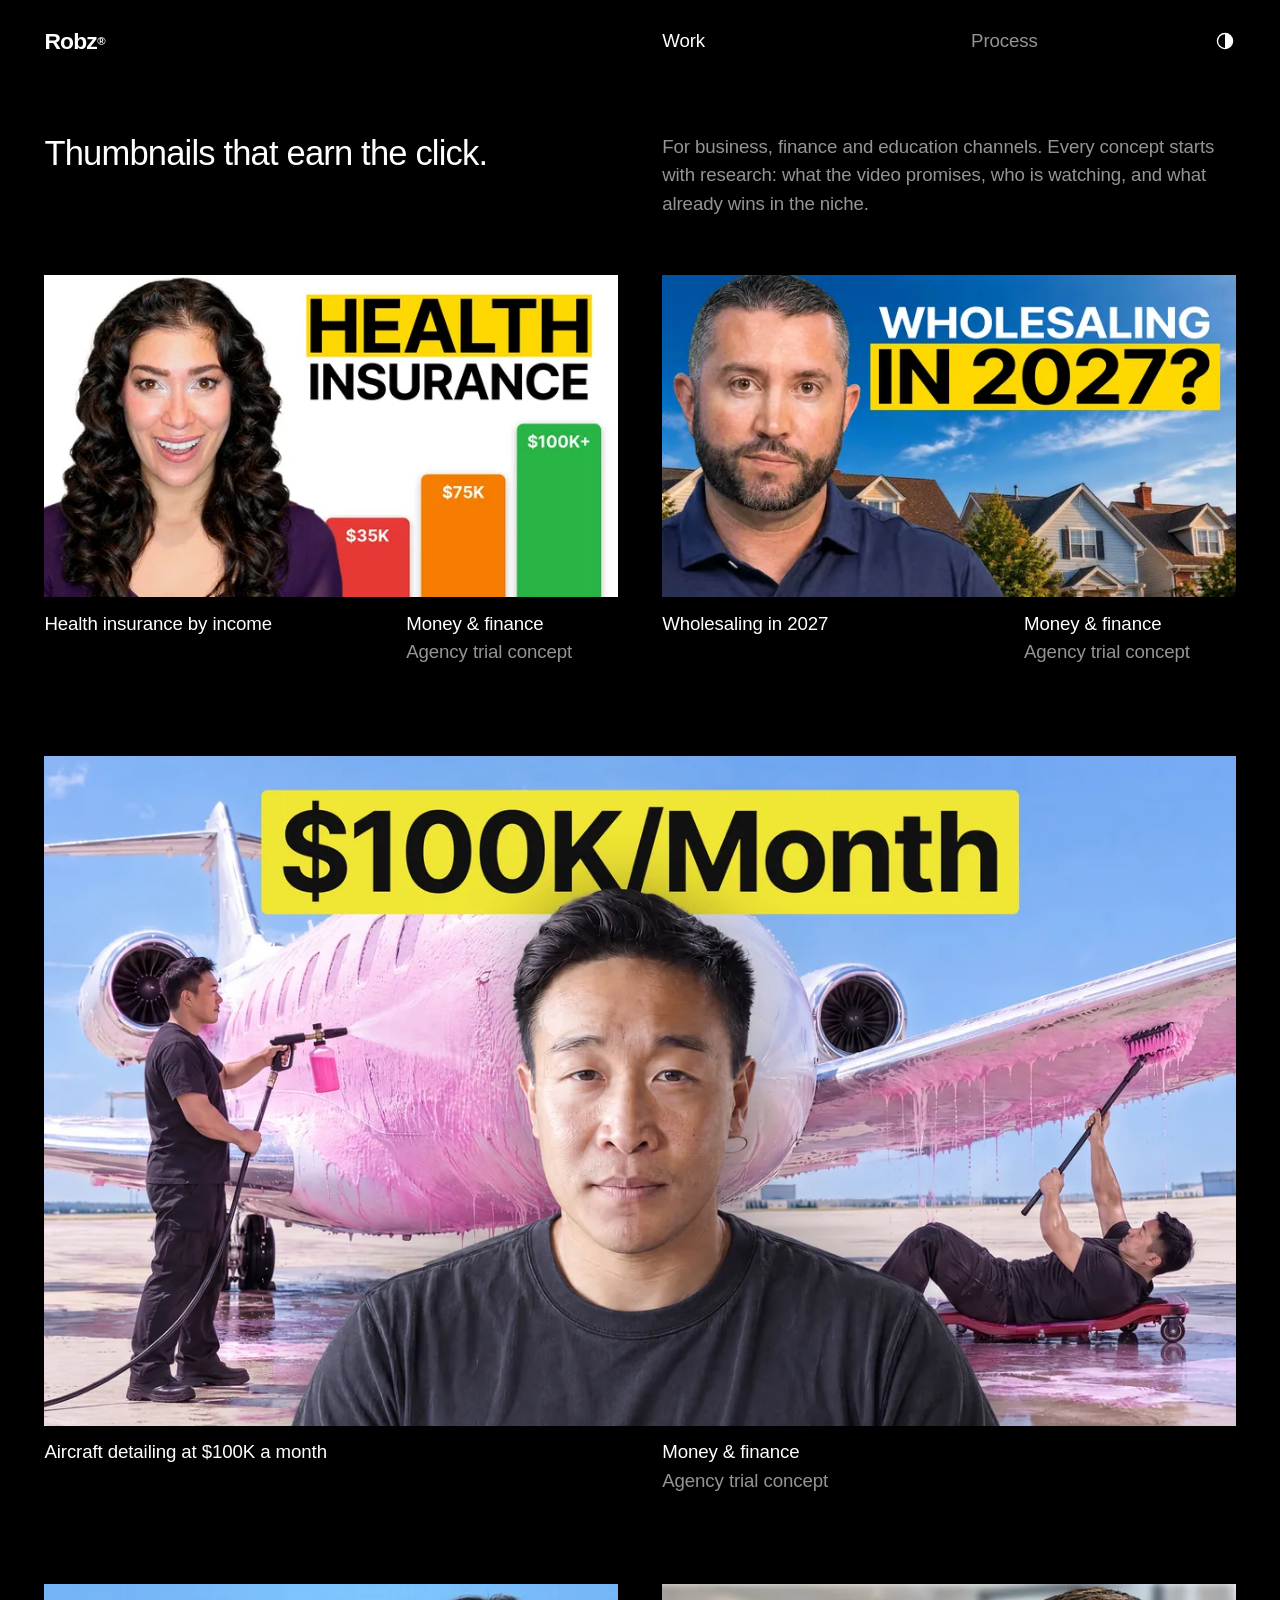
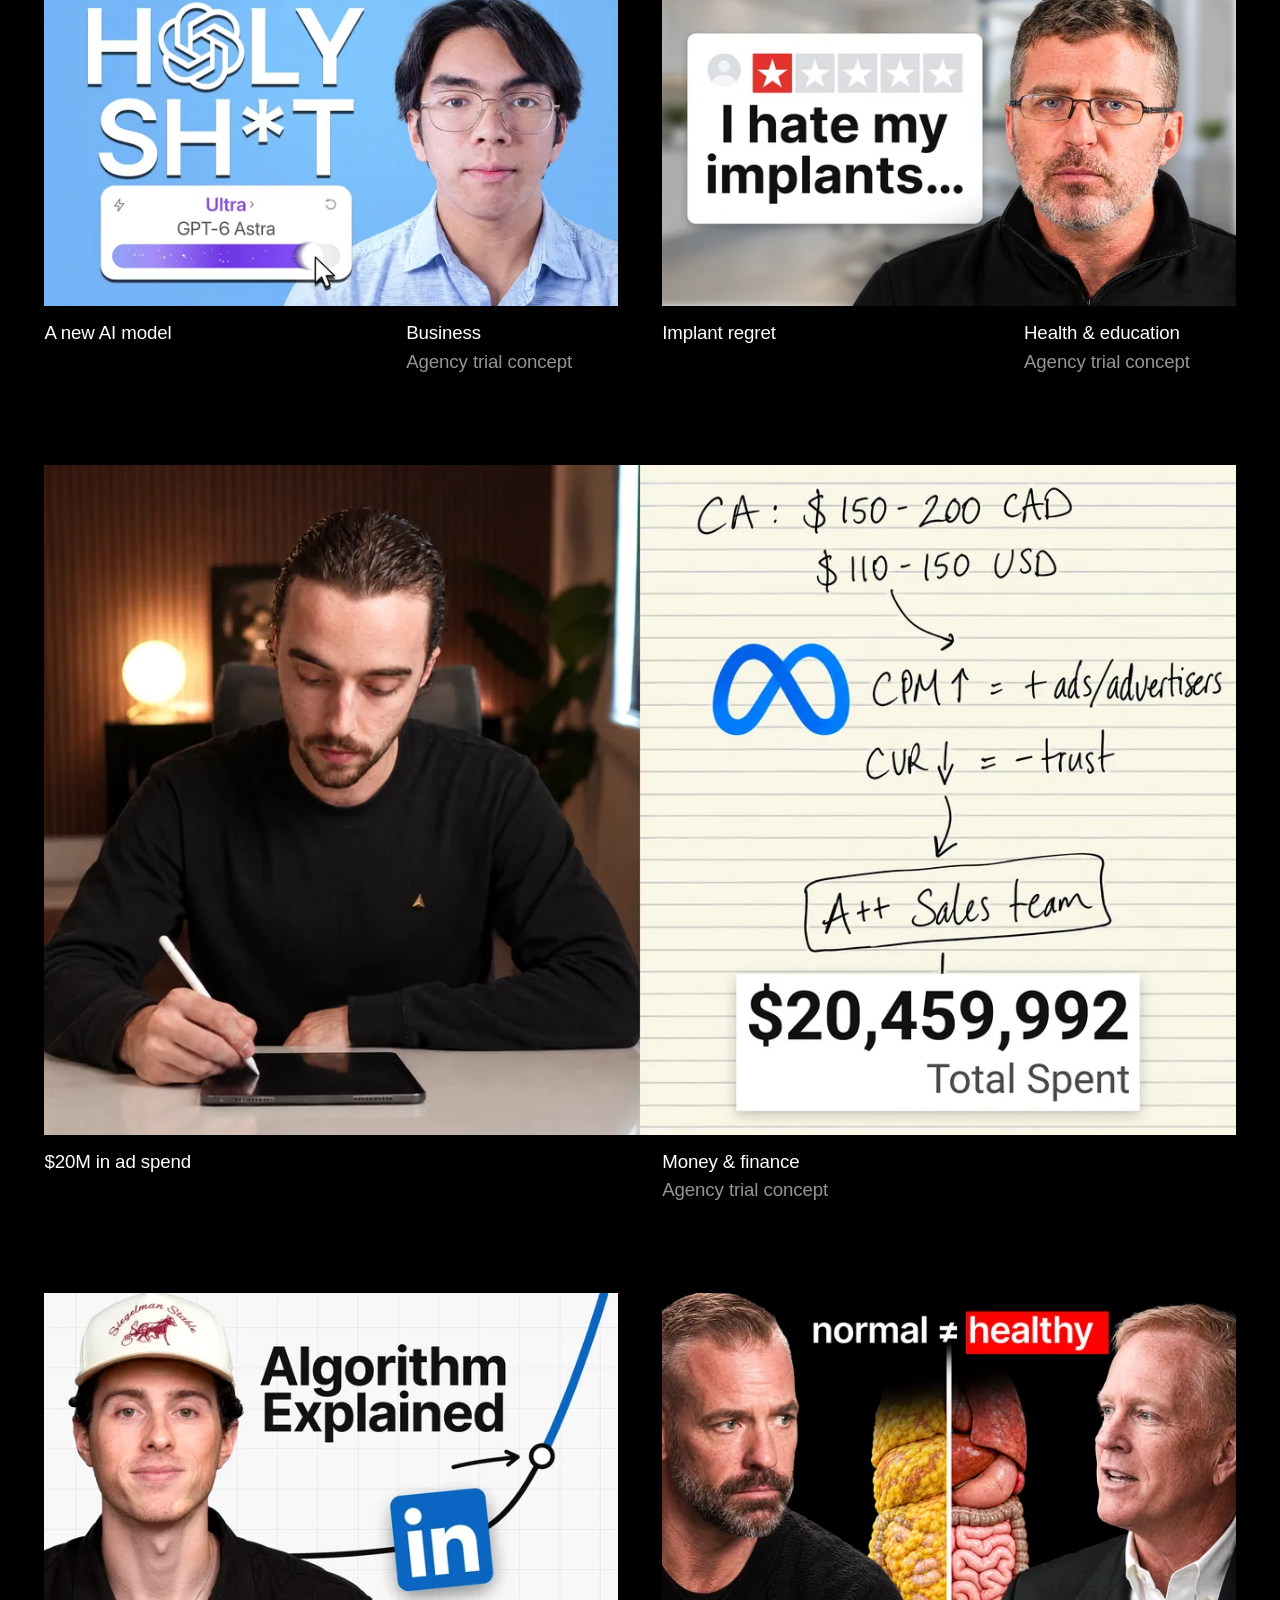
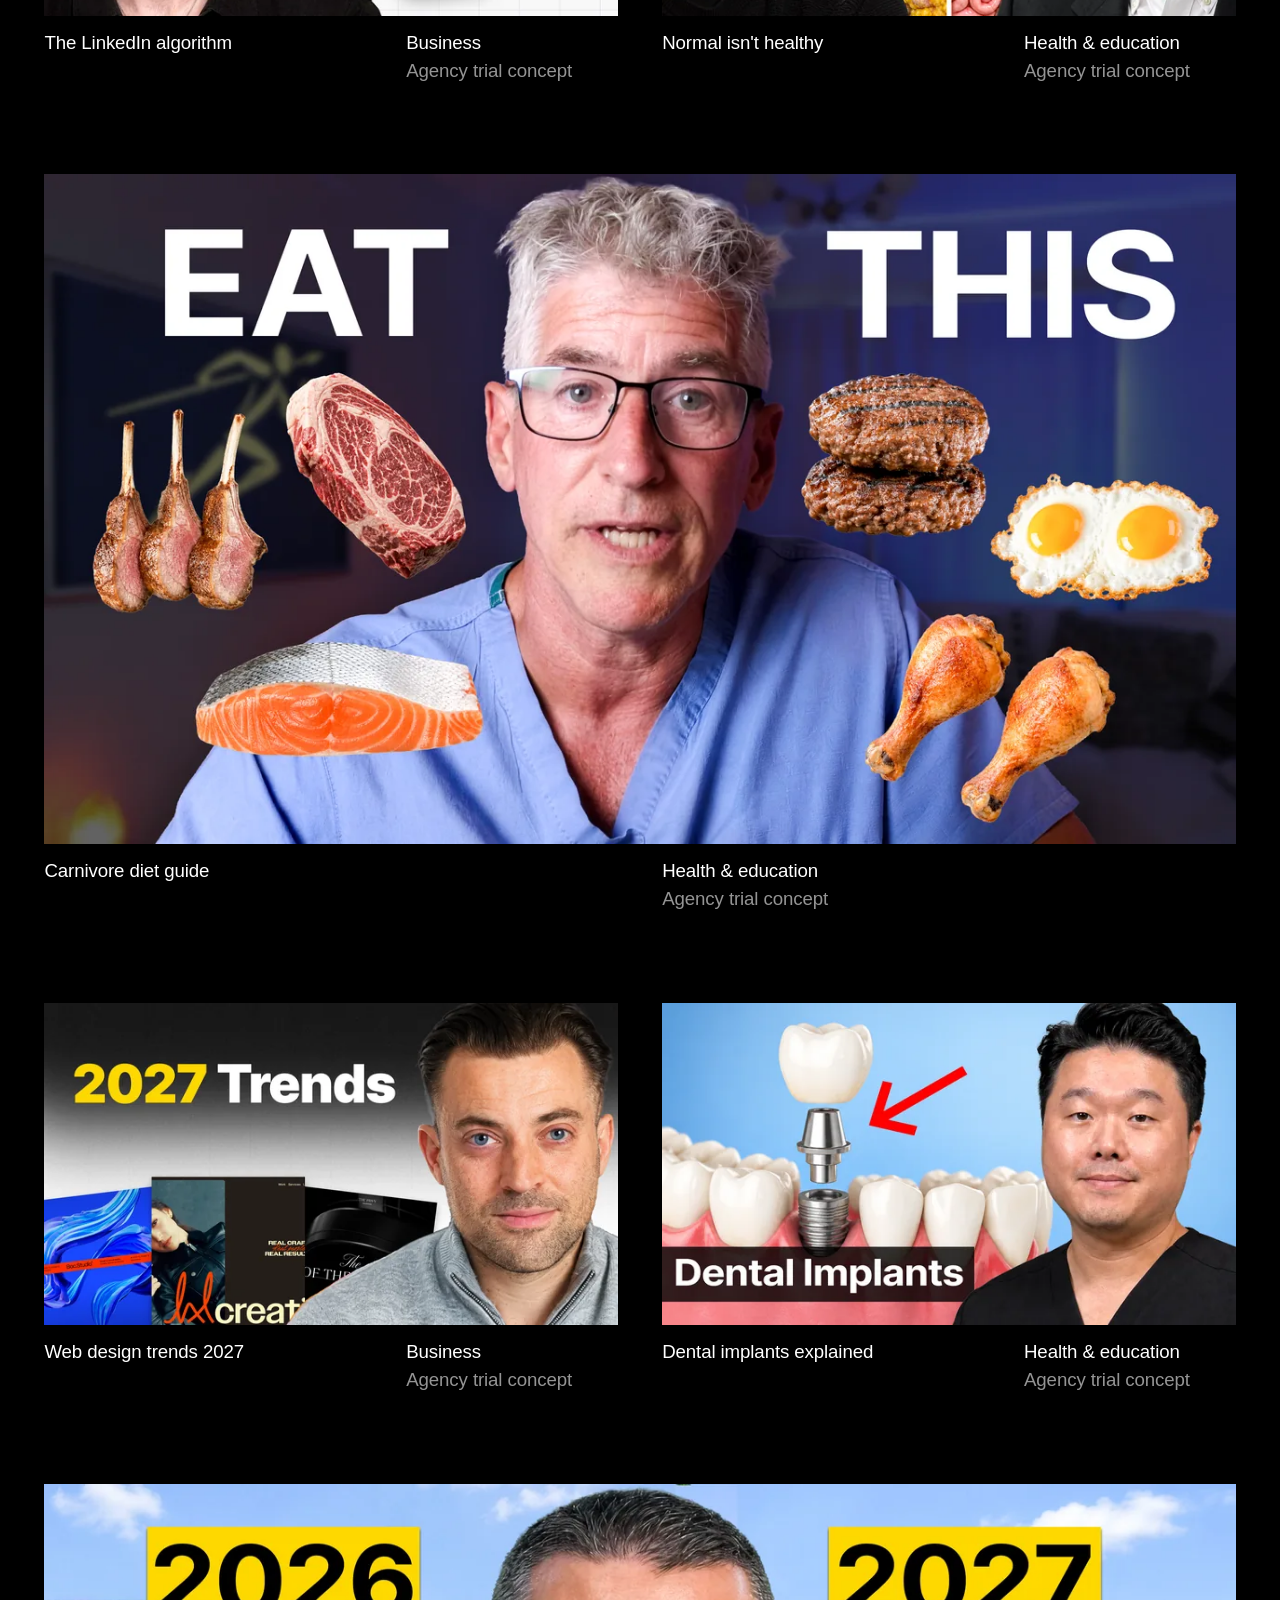
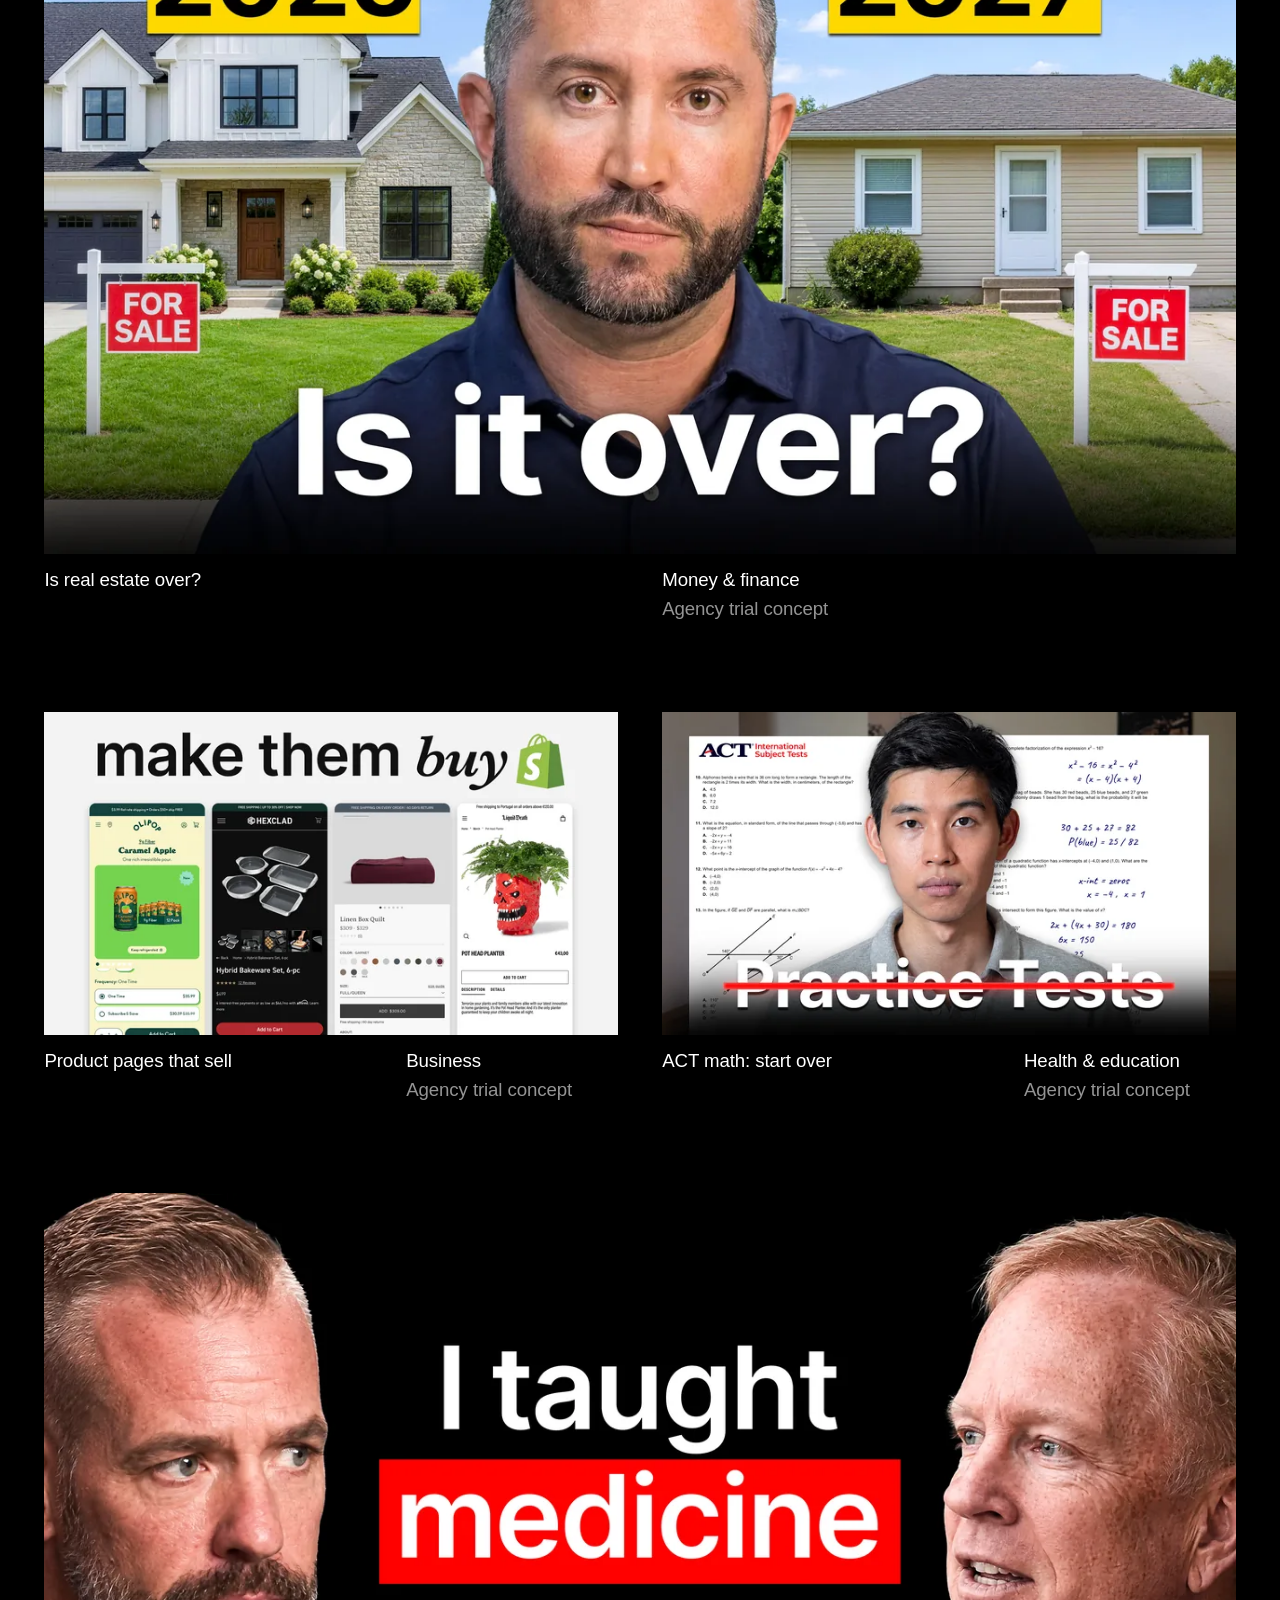
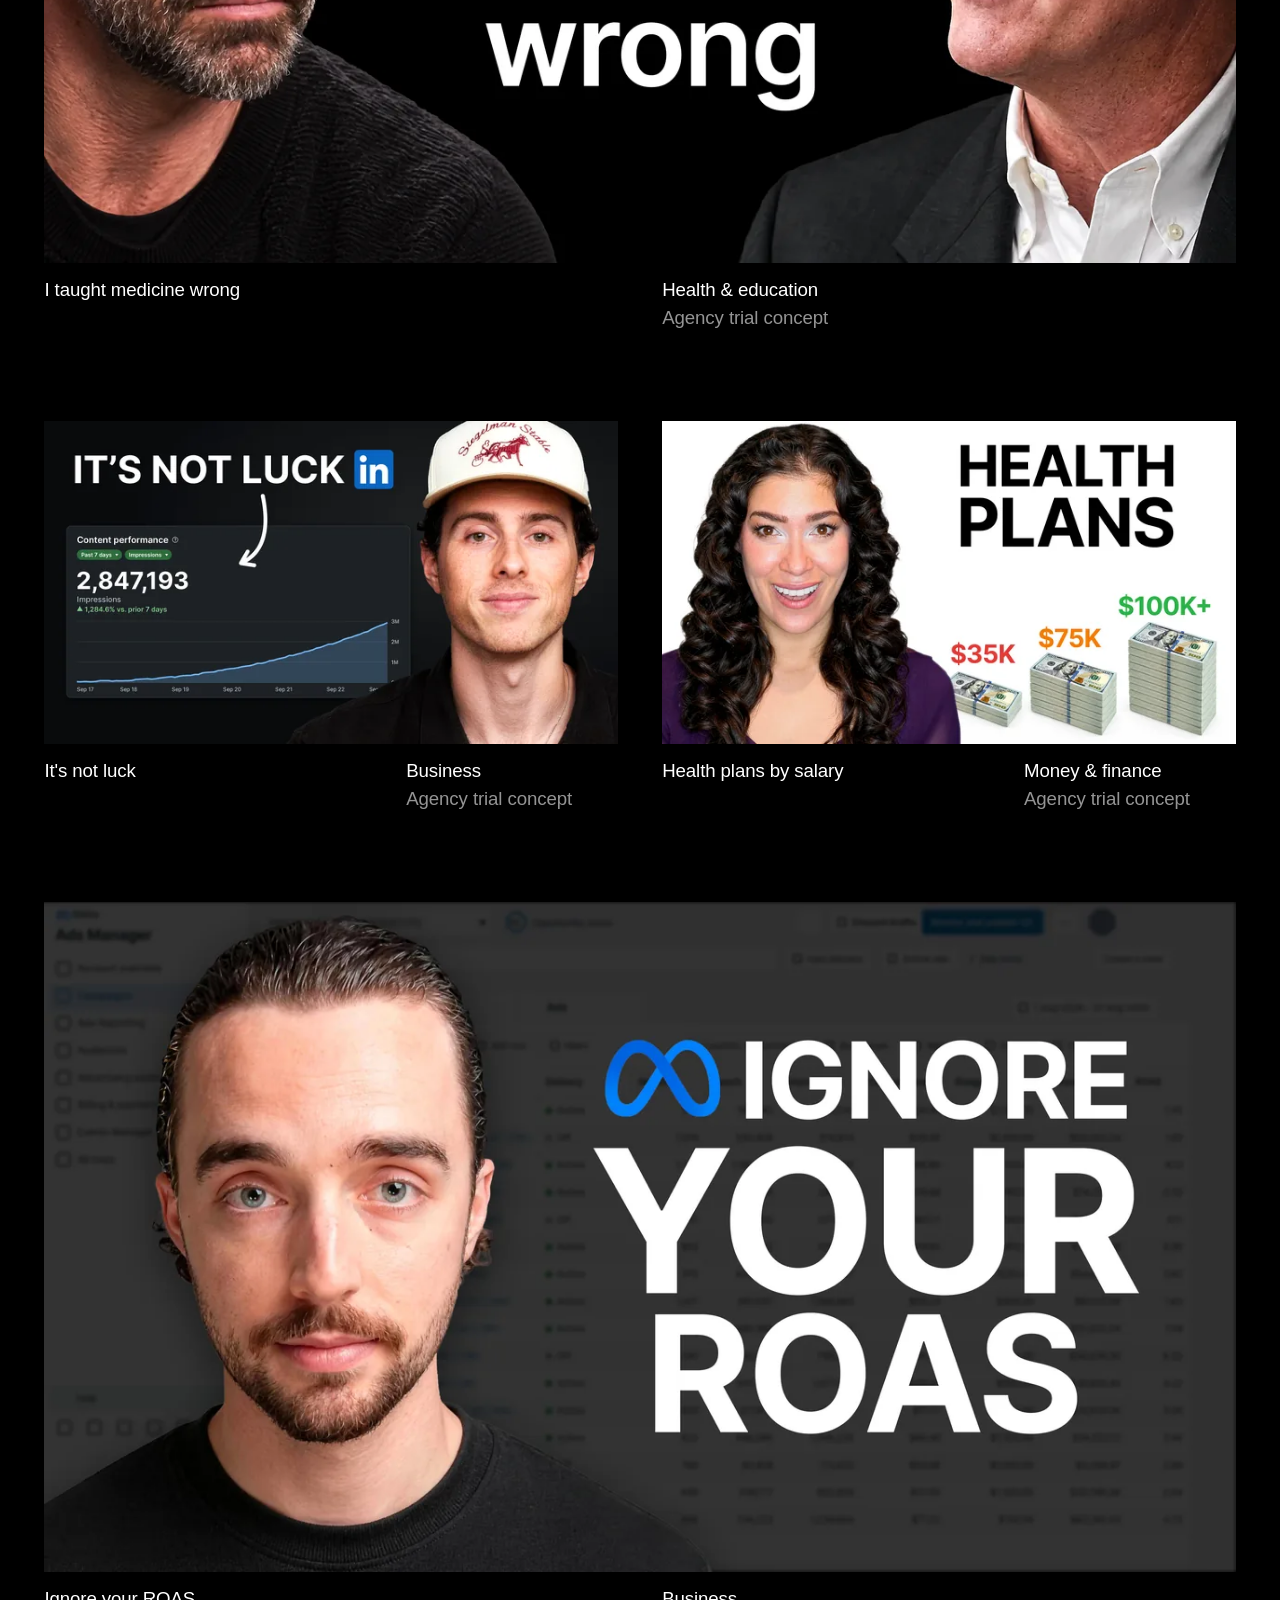
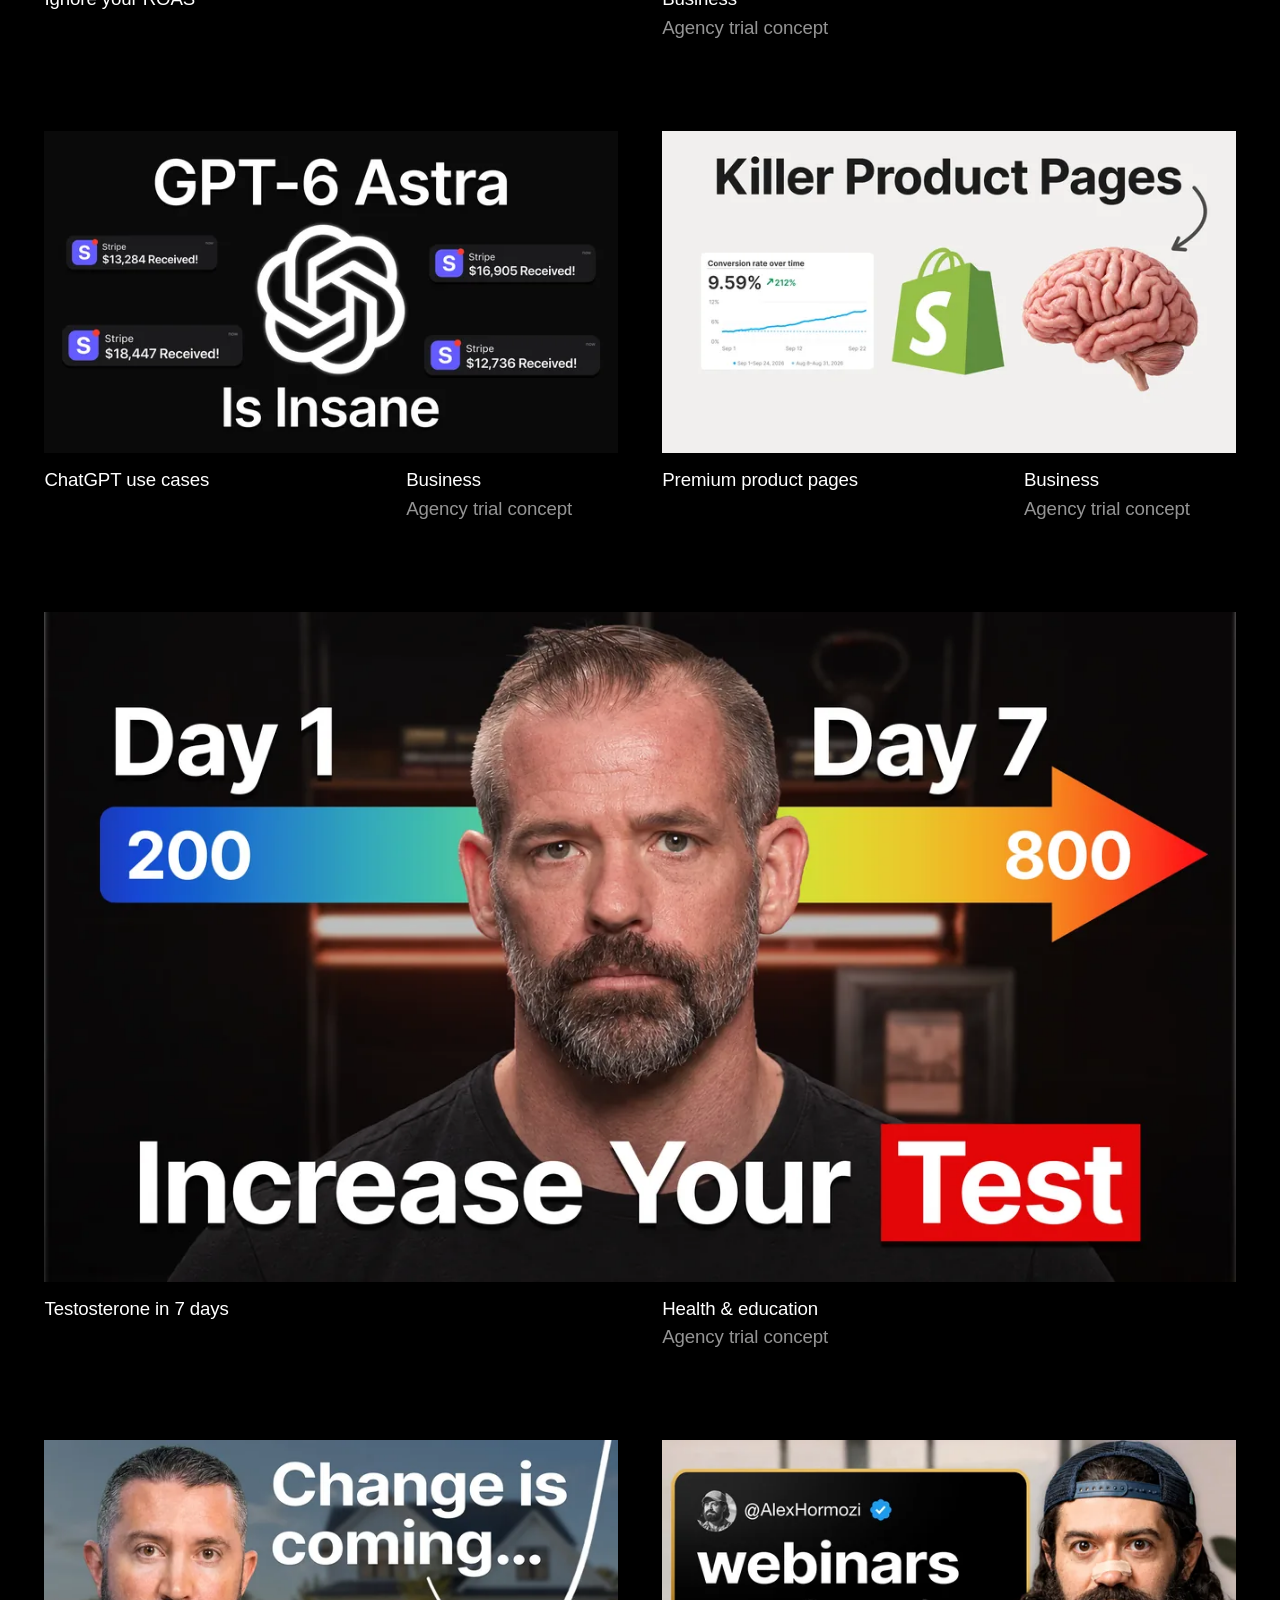
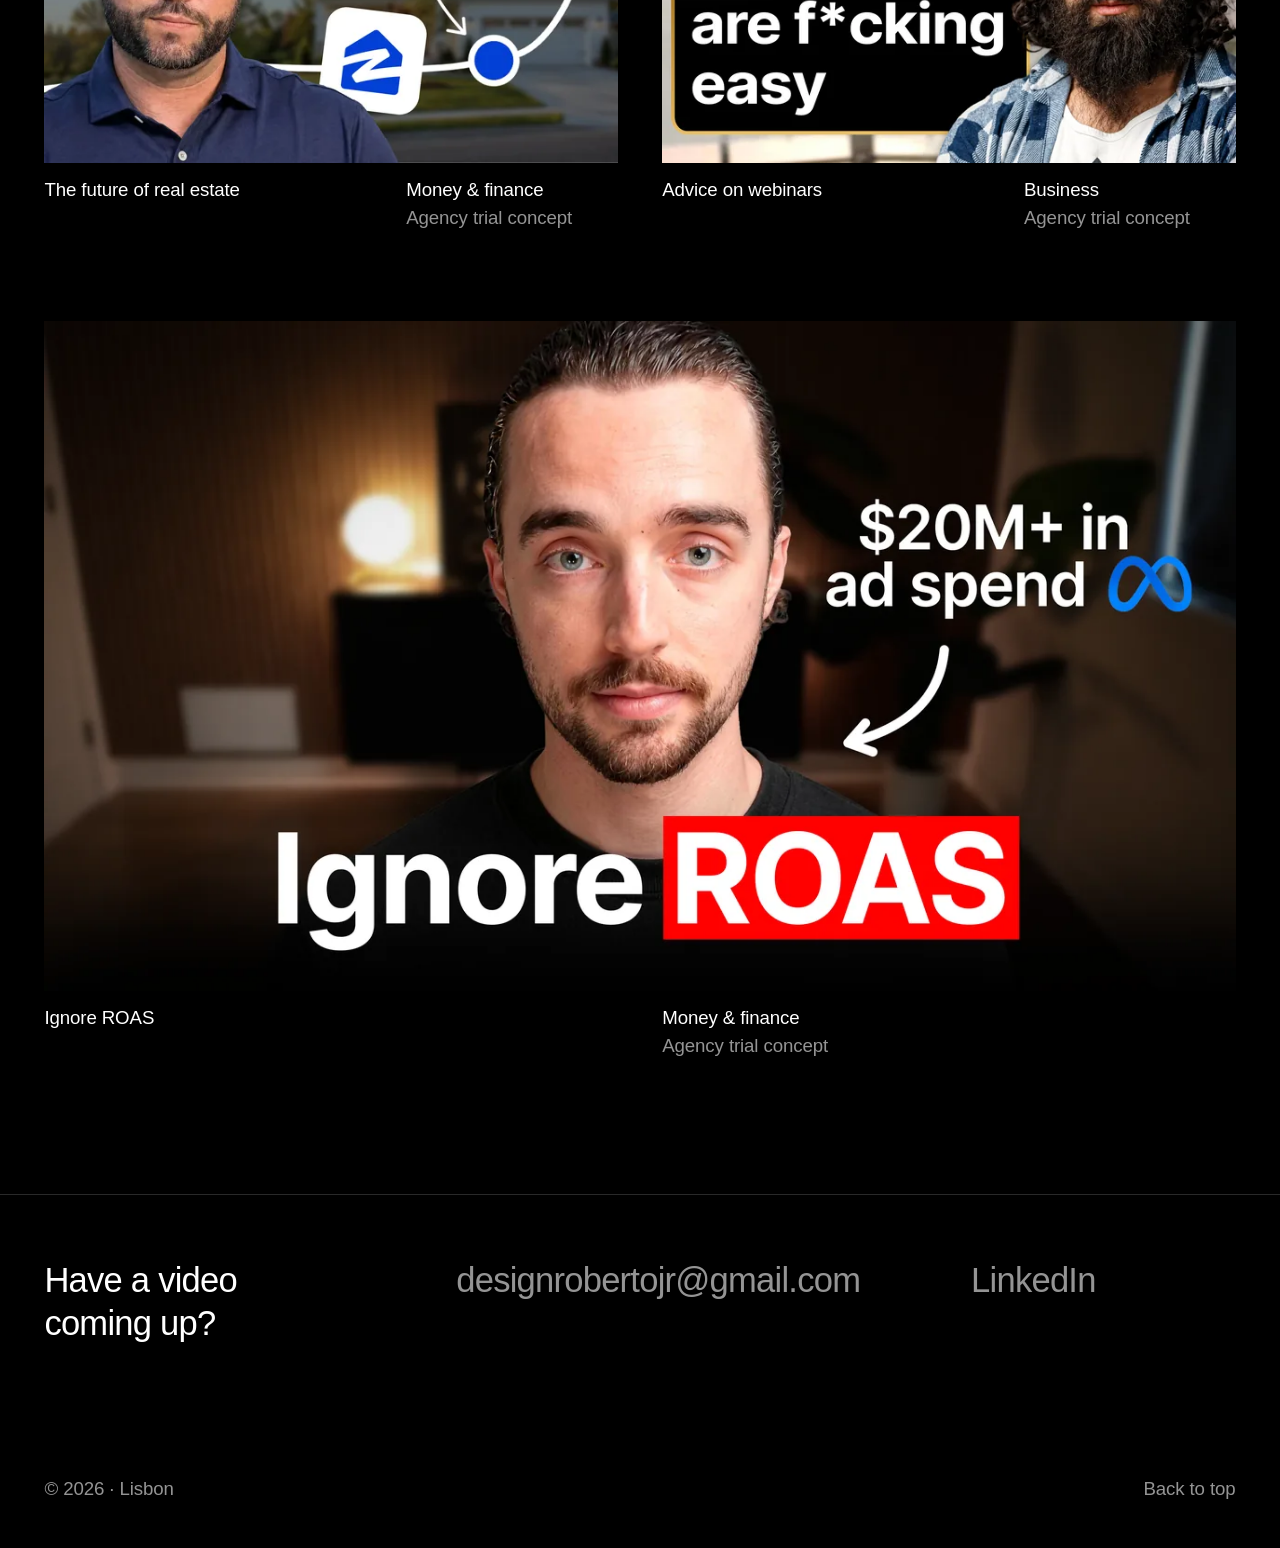
<file: index.html>
<!doctype html>
<html lang="en">
<head>
<meta charset="utf-8">
<meta name="viewport" content="width=device-width, initial-scale=1, viewport-fit=cover">
<title>Roberto Junior · YouTube Thumbnails</title>
<meta name="description" content="Thumbnails by Roberto Junior, YouTube packaging strategist in Lisbon. Research first: what the video promises, who is buying, what already wins in the niche.">
<link rel="canonical" href="https://robz.design/">
<meta name="author" content="Roberto Junior">
<meta name="color-scheme" content="dark light">
<meta name="theme-color" content="#000000">
<meta property="og:type" content="website">
<meta property="og:site_name" content="Robz">
<meta property="og:title" content="Roberto Junior · YouTube Thumbnails">
<meta property="og:description" content="Thumbnails by Roberto Junior, YouTube packaging strategist in Lisbon. Research first: what the video promises, who is buying, what already wins in the niche.">
<meta property="og:url" content="https://robz.design/">
<meta property="og:image" content="https://robz.design/og.png">
<meta name="twitter:card" content="summary_large_image">
<link rel="icon" href="/favicon.svg" type="image/svg+xml">
<link rel="icon" href="/favicon.ico" sizes="32x32">
<link rel="apple-touch-icon" href="/apple-touch-icon.png">
<link rel="manifest" href="/site.webmanifest">
<script>(function(){var d=document.documentElement;d.classList.add('js');try{if(localStorage.getItem('robz-theme')==='light')d.dataset.theme='light'}catch(e){}})()</script>
<link rel="stylesheet" href="/assets/site.css">
</head>
<body>
<span id="top"></span>
<header class="hd" data-hide>
  <a class="logo" href="/" aria-label="Robz, home">Robz<sup>®</sup></a>
  <a class="n1" href="/" aria-current="page">Work</a>
  <a class="n2" href="/process/">Process</a>
  <button class="tg" type="button"><svg viewBox="0 0 24 24" fill="none" aria-hidden="true"><circle cx="12" cy="12" r="8.25" stroke="currentColor" stroke-width="1.5"/><path d="M12 3.75a8.25 8.25 0 0 1 0 16.5z" fill="currentColor"/></svg></button>
</header>
<main>
  <section class="lead">
    <h1>Thumbnails that earn the click.</h1>
    <p>For business, finance and education channels. Every concept starts with research: what the video promises, who is watching, and what already wins in the niche.</p>
  </section>
  <section aria-label="Selected work">
    <ul class="wk">
    <li><button class="card" type="button" data-i="0" data-title="Health insurance by income" data-src="/assets/sel/v01-1-1-1280.webp">
      <span class="t"><img src="/assets/sel/v01-1-1-1280.webp" srcset="/assets/sel/v01-1-1-640.webp 640w, /assets/sel/v01-1-1-1280.webp 1280w" sizes="(max-width:720px) 100vw, 50vw" width="1280" height="720" alt="Health insurance by income thumbnail" fetchpriority="high"></span>
      <span class="cap"><span class="ct">Health insurance by income</span><span class="cd">Money &amp; finance<small>Agency trial concept</small></span></span>
    </button></li>
    <li><button class="card" type="button" data-i="1" data-title="Wholesaling in 2027" data-src="/assets/sel/v06-1-1-1280.webp">
      <span class="t"><img src="/assets/sel/v06-1-1-1280.webp" srcset="/assets/sel/v06-1-1-640.webp 640w, /assets/sel/v06-1-1-1280.webp 1280w" sizes="(max-width:720px) 100vw, 50vw" width="1280" height="720" alt="Wholesaling in 2027 thumbnail" fetchpriority="high"></span>
      <span class="cap"><span class="ct">Wholesaling in 2027</span><span class="cd">Money &amp; finance<small>Agency trial concept</small></span></span>
    </button></li>
    <li class="full"><button class="card" type="button" data-i="2" data-title="Aircraft detailing at $100K a month" data-src="/assets/sel/v02-1-1-1280.webp">
      <span class="t"><img src="/assets/sel/v02-1-1-1280.webp" srcset="/assets/sel/v02-1-1-640.webp 640w, /assets/sel/v02-1-1-1280.webp 1280w" sizes="100vw" width="1280" height="720" alt="Aircraft detailing at $100K a month thumbnail" loading="lazy"></span>
      <span class="cap"><span class="ct">Aircraft detailing at $100K a month</span><span class="cd">Money &amp; finance<small>Agency trial concept</small></span></span>
    </button></li>
    <li><button class="card" type="button" data-i="3" data-title="A new AI model" data-src="/assets/sel/v13-1-1-1280.webp">
      <span class="t"><img src="/assets/sel/v13-1-1-1280.webp" srcset="/assets/sel/v13-1-1-640.webp 640w, /assets/sel/v13-1-1-1280.webp 1280w" sizes="(max-width:720px) 100vw, 50vw" width="1280" height="720" alt="A new AI model thumbnail" loading="lazy"></span>
      <span class="cap"><span class="ct">A new AI model</span><span class="cd">Business<small>Agency trial concept</small></span></span>
    </button></li>
    <li><button class="card" type="button" data-i="4" data-title="Implant regret" data-src="/assets/sel/v19-1-1-1280.webp">
      <span class="t"><img src="/assets/sel/v19-1-1-1280.webp" srcset="/assets/sel/v19-1-1-640.webp 640w, /assets/sel/v19-1-1-1280.webp 1280w" sizes="(max-width:720px) 100vw, 50vw" width="1280" height="720" alt="Implant regret thumbnail" loading="lazy"></span>
      <span class="cap"><span class="ct">Implant regret</span><span class="cd">Health &amp; education<small>Agency trial concept</small></span></span>
    </button></li>
    <li class="full"><button class="card" type="button" data-i="5" data-title="$20M in ad spend" data-src="/assets/sel/v04-1-1-1280.webp">
      <span class="t"><img src="/assets/sel/v04-1-1-1280.webp" srcset="/assets/sel/v04-1-1-640.webp 640w, /assets/sel/v04-1-1-1280.webp 1280w" sizes="100vw" width="1280" height="720" alt="$20M in ad spend thumbnail" loading="lazy"></span>
      <span class="cap"><span class="ct">$20M in ad spend</span><span class="cd">Money &amp; finance<small>Agency trial concept</small></span></span>
    </button></li>
    <li><button class="card" type="button" data-i="6" data-title="The LinkedIn algorithm" data-src="/assets/sel/v11-1-1-1280.webp">
      <span class="t"><img src="/assets/sel/v11-1-1-1280.webp" srcset="/assets/sel/v11-1-1-640.webp 640w, /assets/sel/v11-1-1-1280.webp 1280w" sizes="(max-width:720px) 100vw, 50vw" width="1280" height="720" alt="The LinkedIn algorithm thumbnail" loading="lazy"></span>
      <span class="cap"><span class="ct">The LinkedIn algorithm</span><span class="cd">Business<small>Agency trial concept</small></span></span>
    </button></li>
    <li><button class="card" type="button" data-i="7" data-title="Normal isn&#x27;t healthy" data-src="/assets/sel/v21-1-1-1280.webp">
      <span class="t"><img src="/assets/sel/v21-1-1-1280.webp" srcset="/assets/sel/v21-1-1-640.webp 640w, /assets/sel/v21-1-1-1280.webp 1280w" sizes="(max-width:720px) 100vw, 50vw" width="1280" height="720" alt="Normal isn&#x27;t healthy thumbnail" loading="lazy"></span>
      <span class="cap"><span class="ct">Normal isn&#x27;t healthy</span><span class="cd">Health &amp; education<small>Agency trial concept</small></span></span>
    </button></li>
    <li class="full"><button class="card" type="button" data-i="8" data-title="Carnivore diet guide" data-src="/assets/sel/v22-1-1-1280.webp">
      <span class="t"><img src="/assets/sel/v22-1-1-1280.webp" srcset="/assets/sel/v22-1-1-640.webp 640w, /assets/sel/v22-1-1-1280.webp 1280w" sizes="100vw" width="1280" height="720" alt="Carnivore diet guide thumbnail" loading="lazy"></span>
      <span class="cap"><span class="ct">Carnivore diet guide</span><span class="cd">Health &amp; education<small>Agency trial concept</small></span></span>
    </button></li>
    <li><button class="card" type="button" data-i="9" data-title="Web design trends 2027" data-src="/assets/sel/v15-1-1-1280.webp">
      <span class="t"><img src="/assets/sel/v15-1-1-1280.webp" srcset="/assets/sel/v15-1-1-640.webp 640w, /assets/sel/v15-1-1-1280.webp 1280w" sizes="(max-width:720px) 100vw, 50vw" width="1280" height="720" alt="Web design trends 2027 thumbnail" loading="lazy"></span>
      <span class="cap"><span class="ct">Web design trends 2027</span><span class="cd">Business<small>Agency trial concept</small></span></span>
    </button></li>
    <li><button class="card" type="button" data-i="10" data-title="Dental implants explained" data-src="/assets/sel/v24-1-1-1280.webp">
      <span class="t"><img src="/assets/sel/v24-1-1-1280.webp" srcset="/assets/sel/v24-1-1-640.webp 640w, /assets/sel/v24-1-1-1280.webp 1280w" sizes="(max-width:720px) 100vw, 50vw" width="1280" height="720" alt="Dental implants explained thumbnail" loading="lazy"></span>
      <span class="cap"><span class="ct">Dental implants explained</span><span class="cd">Health &amp; education<small>Agency trial concept</small></span></span>
    </button></li>
    <li class="full"><button class="card" type="button" data-i="11" data-title="Is real estate over?" data-src="/assets/sel/v08-1-1-1280.webp">
      <span class="t"><img src="/assets/sel/v08-1-1-1280.webp" srcset="/assets/sel/v08-1-1-640.webp 640w, /assets/sel/v08-1-1-1280.webp 1280w" sizes="100vw" width="1280" height="720" alt="Is real estate over? thumbnail" loading="lazy"></span>
      <span class="cap"><span class="ct">Is real estate over?</span><span class="cd">Money &amp; finance<small>Agency trial concept</small></span></span>
    </button></li>
    <li><button class="card" type="button" data-i="12" data-title="Product pages that sell" data-src="/assets/sel/v17-1-1-1280.webp">
      <span class="t"><img src="/assets/sel/v17-1-1-1280.webp" srcset="/assets/sel/v17-1-1-640.webp 640w, /assets/sel/v17-1-1-1280.webp 1280w" sizes="(max-width:720px) 100vw, 50vw" width="1280" height="720" alt="Product pages that sell thumbnail" loading="lazy"></span>
      <span class="cap"><span class="ct">Product pages that sell</span><span class="cd">Business<small>Agency trial concept</small></span></span>
    </button></li>
    <li><button class="card" type="button" data-i="13" data-title="ACT math: start over" data-src="/assets/sel/v23-1-1-1280.webp">
      <span class="t"><img src="/assets/sel/v23-1-1-1280.webp" srcset="/assets/sel/v23-1-1-640.webp 640w, /assets/sel/v23-1-1-1280.webp 1280w" sizes="(max-width:720px) 100vw, 50vw" width="1280" height="720" alt="ACT math: start over thumbnail" loading="lazy"></span>
      <span class="cap"><span class="ct">ACT math: start over</span><span class="cd">Health &amp; education<small>Agency trial concept</small></span></span>
    </button></li>
    <li class="full"><button class="card" type="button" data-i="14" data-title="I taught medicine wrong" data-src="/assets/sel/v18-1-1-1280.webp">
      <span class="t"><img src="/assets/sel/v18-1-1-1280.webp" srcset="/assets/sel/v18-1-1-640.webp 640w, /assets/sel/v18-1-1-1280.webp 1280w" sizes="100vw" width="1280" height="720" alt="I taught medicine wrong thumbnail" loading="lazy"></span>
      <span class="cap"><span class="ct">I taught medicine wrong</span><span class="cd">Health &amp; education<small>Agency trial concept</small></span></span>
    </button></li>
    <li><button class="card" type="button" data-i="15" data-title="It&#x27;s not luck" data-src="/assets/sel/v12-1-1-1280.webp">
      <span class="t"><img src="/assets/sel/v12-1-1-1280.webp" srcset="/assets/sel/v12-1-1-640.webp 640w, /assets/sel/v12-1-1-1280.webp 1280w" sizes="(max-width:720px) 100vw, 50vw" width="1280" height="720" alt="It&#x27;s not luck thumbnail" loading="lazy"></span>
      <span class="cap"><span class="ct">It&#x27;s not luck</span><span class="cd">Business<small>Agency trial concept</small></span></span>
    </button></li>
    <li><button class="card" type="button" data-i="16" data-title="Health plans by salary" data-src="/assets/sel/v05-1-1-1280.webp">
      <span class="t"><img src="/assets/sel/v05-1-1-1280.webp" srcset="/assets/sel/v05-1-1-640.webp 640w, /assets/sel/v05-1-1-1280.webp 1280w" sizes="(max-width:720px) 100vw, 50vw" width="1280" height="720" alt="Health plans by salary thumbnail" loading="lazy"></span>
      <span class="cap"><span class="ct">Health plans by salary</span><span class="cd">Money &amp; finance<small>Agency trial concept</small></span></span>
    </button></li>
    <li class="full"><button class="card" type="button" data-i="17" data-title="Ignore your ROAS" data-src="/assets/sel/v10-1-1-1280.webp">
      <span class="t"><img src="/assets/sel/v10-1-1-1280.webp" srcset="/assets/sel/v10-1-1-640.webp 640w, /assets/sel/v10-1-1-1280.webp 1280w" sizes="100vw" width="1280" height="720" alt="Ignore your ROAS thumbnail" loading="lazy"></span>
      <span class="cap"><span class="ct">Ignore your ROAS</span><span class="cd">Business<small>Agency trial concept</small></span></span>
    </button></li>
    <li><button class="card" type="button" data-i="18" data-title="ChatGPT use cases" data-src="/assets/sel/v14-1-1-1280.webp">
      <span class="t"><img src="/assets/sel/v14-1-1-1280.webp" srcset="/assets/sel/v14-1-1-640.webp 640w, /assets/sel/v14-1-1-1280.webp 1280w" sizes="(max-width:720px) 100vw, 50vw" width="1280" height="720" alt="ChatGPT use cases thumbnail" loading="lazy"></span>
      <span class="cap"><span class="ct">ChatGPT use cases</span><span class="cd">Business<small>Agency trial concept</small></span></span>
    </button></li>
    <li><button class="card" type="button" data-i="19" data-title="Premium product pages" data-src="/assets/sel/v16-1-1-1280.webp">
      <span class="t"><img src="/assets/sel/v16-1-1-1280.webp" srcset="/assets/sel/v16-1-1-640.webp 640w, /assets/sel/v16-1-1-1280.webp 1280w" sizes="(max-width:720px) 100vw, 50vw" width="1280" height="720" alt="Premium product pages thumbnail" loading="lazy"></span>
      <span class="cap"><span class="ct">Premium product pages</span><span class="cd">Business<small>Agency trial concept</small></span></span>
    </button></li>
    <li class="full"><button class="card" type="button" data-i="20" data-title="Testosterone in 7 days" data-src="/assets/sel/v20-1-1-1280.webp">
      <span class="t"><img src="/assets/sel/v20-1-1-1280.webp" srcset="/assets/sel/v20-1-1-640.webp 640w, /assets/sel/v20-1-1-1280.webp 1280w" sizes="100vw" width="1280" height="720" alt="Testosterone in 7 days thumbnail" loading="lazy"></span>
      <span class="cap"><span class="ct">Testosterone in 7 days</span><span class="cd">Health &amp; education<small>Agency trial concept</small></span></span>
    </button></li>
    <li><button class="card" type="button" data-i="21" data-title="The future of real estate" data-src="/assets/sel/v03-1-1-1280.webp">
      <span class="t"><img src="/assets/sel/v03-1-1-1280.webp" srcset="/assets/sel/v03-1-1-640.webp 640w, /assets/sel/v03-1-1-1280.webp 1280w" sizes="(max-width:720px) 100vw, 50vw" width="1280" height="720" alt="The future of real estate thumbnail" loading="lazy"></span>
      <span class="cap"><span class="ct">The future of real estate</span><span class="cd">Money &amp; finance<small>Agency trial concept</small></span></span>
    </button></li>
    <li><button class="card" type="button" data-i="22" data-title="Advice on webinars" data-src="/assets/sel/v09-1-1-1280.webp">
      <span class="t"><img src="/assets/sel/v09-1-1-1280.webp" srcset="/assets/sel/v09-1-1-640.webp 640w, /assets/sel/v09-1-1-1280.webp 1280w" sizes="(max-width:720px) 100vw, 50vw" width="1280" height="720" alt="Advice on webinars thumbnail" loading="lazy"></span>
      <span class="cap"><span class="ct">Advice on webinars</span><span class="cd">Business<small>Agency trial concept</small></span></span>
    </button></li>
    <li class="full"><button class="card" type="button" data-i="23" data-title="Ignore ROAS" data-src="/assets/sel/v07-1-1-1280.webp">
      <span class="t"><img src="/assets/sel/v07-1-1-1280.webp" srcset="/assets/sel/v07-1-1-640.webp 640w, /assets/sel/v07-1-1-1280.webp 1280w" sizes="100vw" width="1280" height="720" alt="Ignore ROAS thumbnail" loading="lazy"></span>
      <span class="cap"><span class="ct">Ignore ROAS</span><span class="cd">Money &amp; finance<small>Agency trial concept</small></span></span>
    </button></li>
    </ul>
  </section>
</main>
<footer>
  <div class="fg">
    <h2>Have a video coming up?</h2>
    <div class="m"><a href="mailto:designrobertojr@gmail.com">designrobertojr@gmail.com</a></div>
    <div class="s"><a href="https://www.linkedin.com/in/robzworks/" rel="me">LinkedIn</a></div>
  </div>
  <div class="fl"><span>© 2026 · Lisbon</span><a href="#top" onclick="scrollTo({top:0,behavior:'smooth'});return false">Back to top</a></div>
</footer>
<dialog id="view" aria-label="Thumbnail viewer">
  <div class="v">
    <div class="vt">
      <div class="ti"><strong id="vtt"></strong><span id="cnt"></span></div>
      <div class="ctl">
        <button id="prev" type="button" aria-label="Previous thumbnail"><svg width="16" height="16" viewBox="0 0 16 16" fill="none" stroke="currentColor" stroke-width="1.5"><path d="M10 3 5 8l5 5"/></svg></button>
        <button id="next" type="button" aria-label="Next thumbnail"><svg width="16" height="16" viewBox="0 0 16 16" fill="none" stroke="currentColor" stroke-width="1.5"><path d="m6 3 5 5-5 5"/></svg></button>
        <button id="close" type="button" aria-label="Close"><svg width="16" height="16" viewBox="0 0 16 16" fill="none" stroke="currentColor" stroke-width="1.5"><path d="m3 3 10 10M13 3 3 13"/></svg></button>
      </div>
    </div>
    <div class="stage"><img id="big" alt="" width="1280" height="720"></div>
  </div>
</dialog>
<script src="/assets/site.js"></script>
<script>
(() => {
  const cards = [...document.querySelectorAll('.card')];
  const dialog = document.getElementById('view');
  const big = document.getElementById('big');
  const title = document.getElementById('vtt');
  const count = document.getElementById('cnt');
  let current = 0, opener = null;
  const render = () => {
    const card = cards[current];
    big.src = card.dataset.src;
    big.alt = `${card.dataset.title} thumbnail`;
    title.textContent = card.dataset.title;
    count.textContent = `${current + 1} / ${cards.length}`;
    new Image().src = cards[(current + 1) % cards.length].dataset.src;
  };
  const step = (delta) => { current = (current + delta + cards.length) % cards.length; render(); };
  cards.forEach((card, i) => card.addEventListener('click', () => { current = i; opener = card; render(); dialog.showModal(); }));
  document.getElementById('prev').onclick = () => step(-1);
  document.getElementById('next').onclick = () => step(1);
  document.getElementById('close').onclick = () => dialog.close();
  dialog.addEventListener('click', (e) => { if (e.target === dialog || e.target.classList.contains('stage') || e.target.classList.contains('v')) dialog.close(); });
  dialog.addEventListener('close', () => opener && opener.focus());
  document.addEventListener('keydown', (e) => {
    if (!dialog.open) return;
    if (e.key === 'ArrowRight' || e.key === 'ArrowDown') step(1);
    if (e.key === 'ArrowLeft' || e.key === 'ArrowUp') step(-1);
  });
  let startX = null;
  dialog.addEventListener('touchstart', (e) => { startX = e.touches[0].clientX; }, { passive: true });
  dialog.addEventListener('touchend', (e) => {
    if (startX === null) return;
    const dx = e.changedTouches[0].clientX - startX;
    startX = null;
    if (Math.abs(dx) > 50) step(dx < 0 ? 1 : -1);
  });
})();
</script>
</body>
</html>
</file>
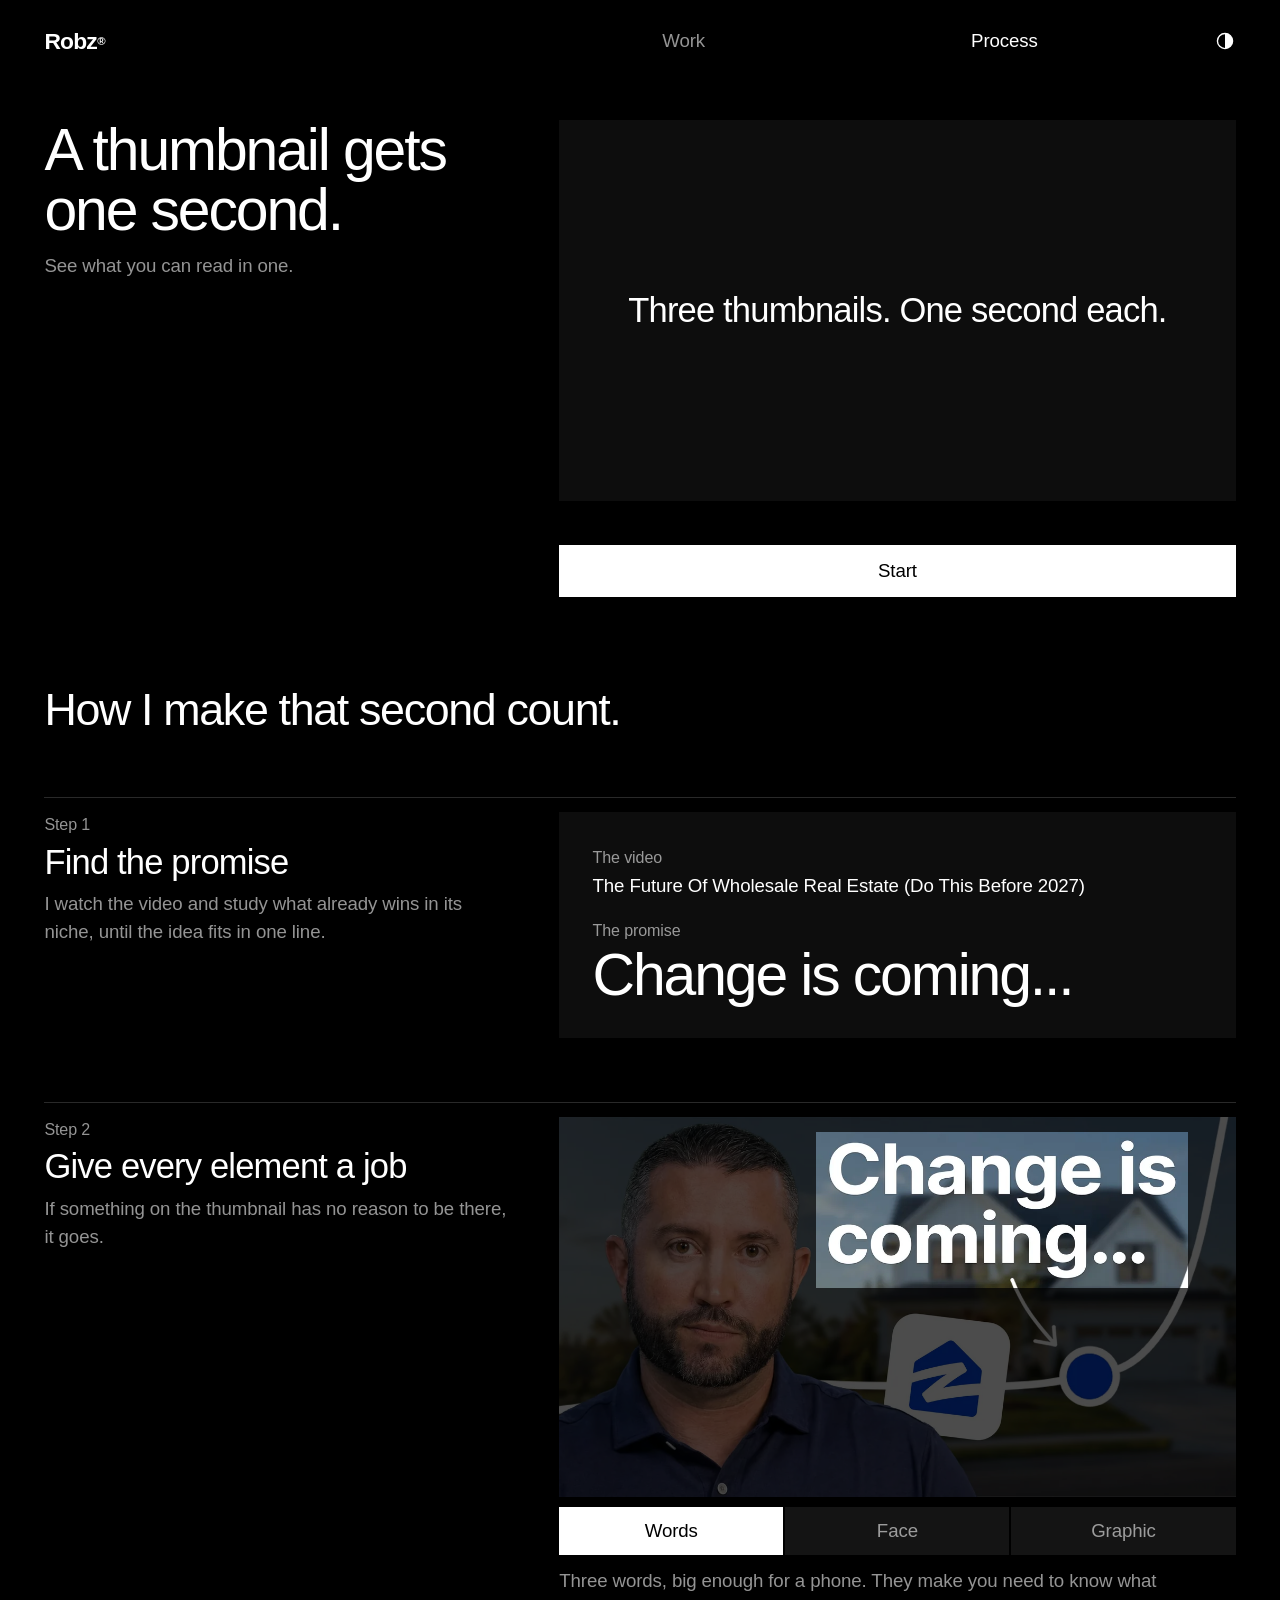
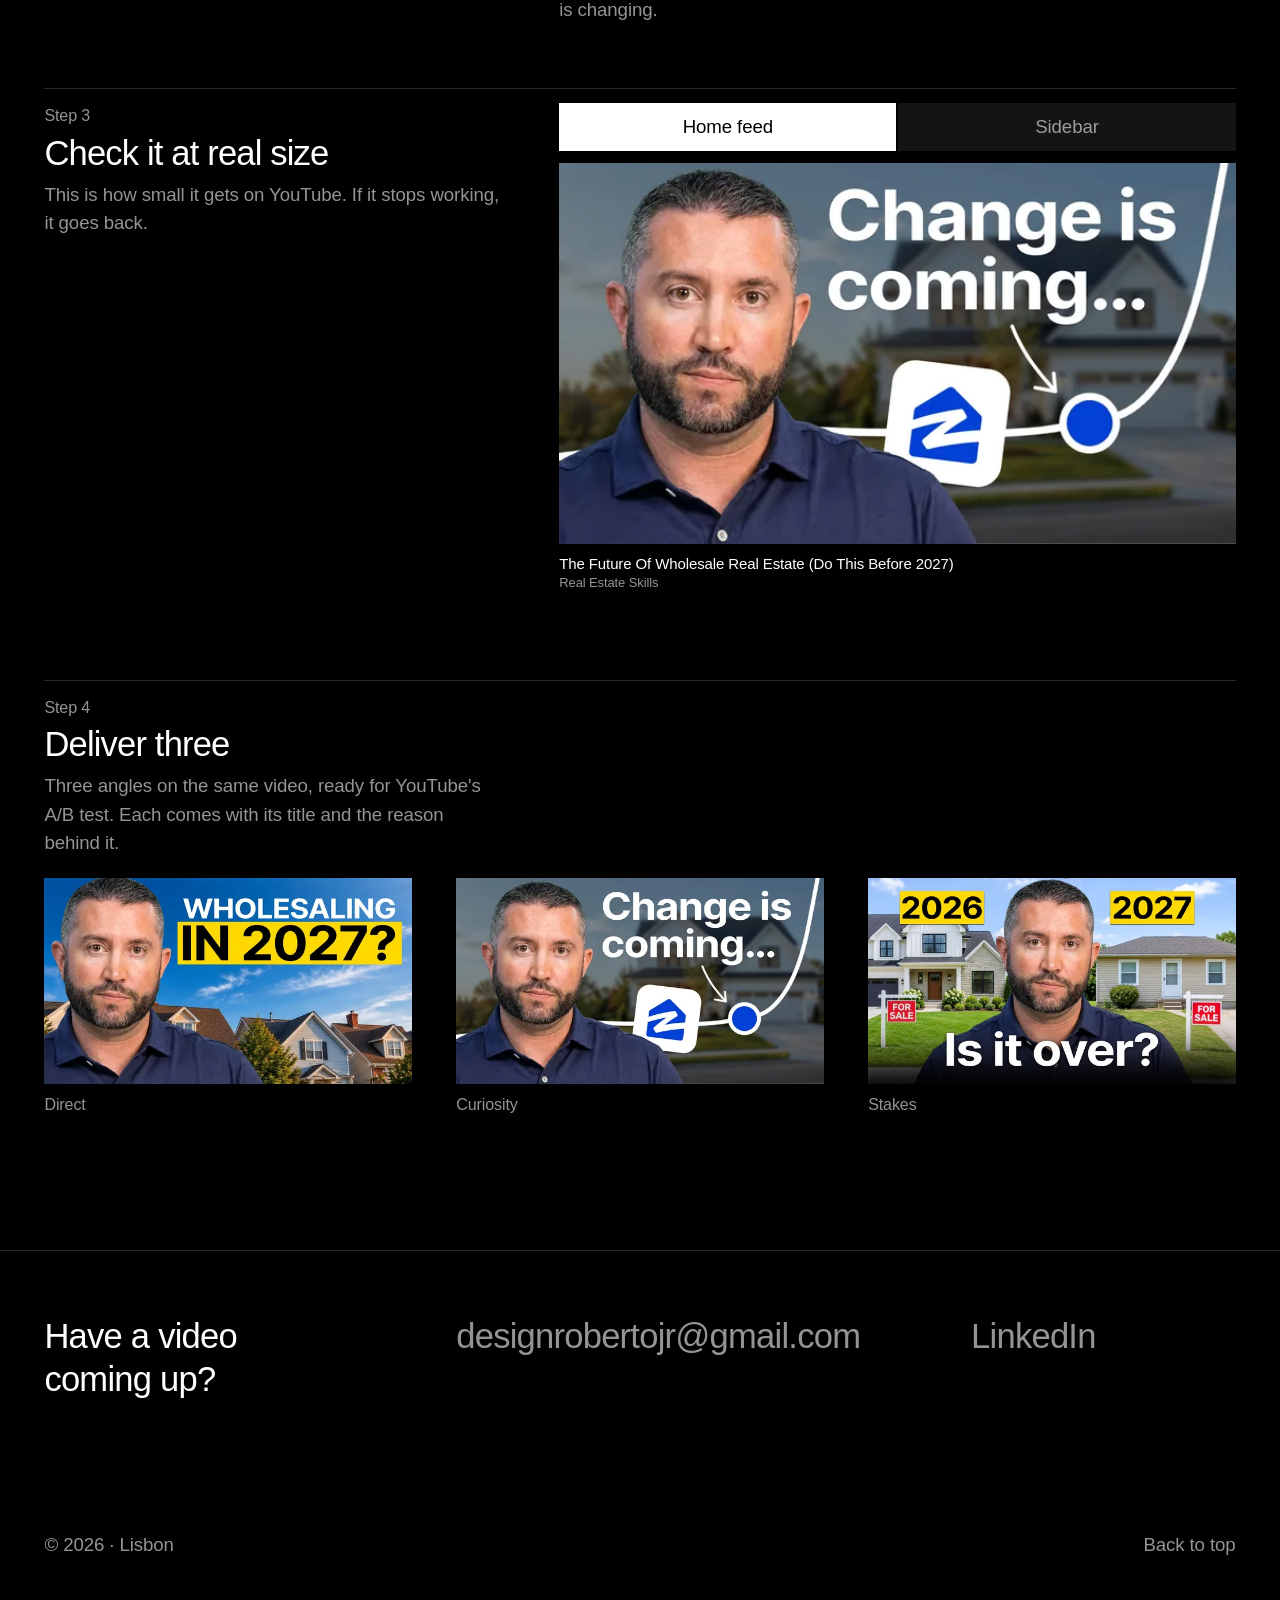
<file: process/index.html>
<!doctype html>
<html lang="en">
<head>
<meta charset="utf-8">
<meta name="viewport" content="width=device-width, initial-scale=1, viewport-fit=cover">
<title>Process · Roberto Junior</title>
<meta name="description" content="A thumbnail gets one second. How I make it count: the promise, a job for every element, the phone test and three versions to A/B test.">
<link rel="canonical" href="https://robz.design/process/">
<meta name="author" content="Roberto Junior">
<meta name="color-scheme" content="dark light">
<meta name="theme-color" content="#000000">
<meta property="og:type" content="website">
<meta property="og:site_name" content="Robz">
<meta property="og:title" content="Process · Roberto Junior">
<meta property="og:description" content="A thumbnail gets one second. How I make it count.">
<meta property="og:url" content="https://robz.design/process/">
<meta property="og:image" content="https://robz.design/og.png">
<meta name="twitter:card" content="summary_large_image">
<link rel="icon" href="/favicon.svg" type="image/svg+xml">
<link rel="icon" href="/favicon.ico" sizes="32x32">
<link rel="apple-touch-icon" href="/apple-touch-icon.png">
<link rel="manifest" href="/site.webmanifest">
<script>(function(){var d=document.documentElement;d.classList.add('js');try{if(localStorage.getItem('robz-theme')==='light')d.dataset.theme='light'}catch(e){}})()</script>
<link rel="stylesheet" href="/assets/site.css">
<link rel="stylesheet" href="/assets/process.css">
</head>
<body>
<span id="top"></span>
<header class="hd">
  <a class="logo" href="/" aria-label="Robz, home">Robz<sup>®</sup></a>
  <a class="n1" href="/">Work</a>
  <a class="n2" href="/process/" aria-current="page">Process</a>
  <button class="tg" type="button"><svg viewBox="0 0 24 24" fill="none" aria-hidden="true"><circle cx="12" cy="12" r="8.25" stroke="currentColor" stroke-width="1.5"/><path d="M12 3.75a8.25 8.25 0 0 1 0 16.5z" fill="currentColor"/></svg></button>
</header>
<main class="p">
  <section class="p-hero p-g">
    <div class="p-intro">
      <h1>A thumbnail gets one second.</h1>
      <p>See what you can read in one.</p>
    </div>
    <div class="p-game" id="game" data-s="idle">
      <div class="p-frame">
        <img src="/assets/sel/v19-1-1-1280.webp" alt="" width="1280" height="720">
        <div class="p-cover" aria-live="polite"></div>
        <i class="p-timer"></i>
      </div>
      <div class="p-bar"><span class="p-status" aria-live="polite"></span><span class="p-count"></span></div>
      <div class="p-ctl">
        <div class="p-opts" hidden></div>
        <div class="p-acts">
          <button class="p-btn p-go" type="button">Start</button>
          <a class="p-btn p-see" href="#how" hidden>See the process</a>
          <button class="p-btn alt p-again" type="button" hidden>Try again</button>
        </div>
      </div>
    </div>
  </section>

  <section class="p-how" id="how">
    <h2>How I make that second count.</h2>

    <article class="p-step p-g">
      <div class="p-tx">
        <small>Step 1</small>
        <h3>Find the promise</h3>
        <p>I watch the video and study what already wins in its niche, until the idea fits in one line.</p>
      </div>
      <div class="p-vs">
        <div class="p-said">
          <div><small>The video</small><span>The Future Of Wholesale Real Estate (Do This Before 2027)</span></div>
          <div><small>The promise</small><b>Change is coming...</b></div>
        </div>
      </div>
    </article>

    <article class="p-step p-g">
      <div class="p-tx">
        <small>Step 2</small>
        <h3>Give every element a job</h3>
        <p>If something on the thumbnail has no reason to be there, it goes.</p>
      </div>
      <div class="p-vs">
        <div class="p-frame">
          <img src="/assets/sel/v03-1-1-1280.webp" alt="Thumbnail: Change is coming" width="1280" height="720" loading="lazy">
          <span class="p-spot"></span>
        </div>
        <div class="p-seg" role="group" aria-label="Choose an element">
          <button type="button" data-spot="words" aria-pressed="true">Words</button>
          <button type="button" data-spot="face" aria-pressed="false">Face</button>
          <button type="button" data-spot="graphic" aria-pressed="false">Graphic</button>
        </div>
        <p class="p-cap" id="spotcap" aria-live="polite">Three words, big enough for a phone. They make you need to know what is changing.</p>
      </div>
    </article>

    <article class="p-step p-g">
      <div class="p-tx">
        <small>Step 3</small>
        <h3>Check it at real size</h3>
        <p>This is how small it gets on YouTube. If it stops working, it goes back.</p>
      </div>
      <div class="p-vs">
        <div class="p-seg two" role="group" aria-label="Choose a size">
          <button type="button" data-size="big" aria-pressed="true">Home feed</button>
          <button type="button" data-size="small" aria-pressed="false">Sidebar</button>
        </div>
        <div class="p-yt">
          <img src="/assets/sel/v03-1-1-640.webp" alt="Thumbnail: Change is coming" width="640" height="360" loading="lazy">
          <div class="p-meta"><strong>The Future Of Wholesale Real Estate (Do This Before 2027)</strong><span>Real Estate Skills</span></div>
        </div>
      </div>
    </article>

    <article class="p-step p-g">
      <div class="p-tx p-wide">
        <small>Step 4</small>
        <h3>Deliver three</h3>
        <p>Three angles on the same video, ready for YouTube's A/B test. Each comes with its title and the reason behind it.</p>
      </div>
      <div class="p-wide" style="min-width:0">
        <ul class="p-three">
          <li><img src="/assets/sel/v06-1-1-1280.webp" srcset="/assets/sel/v06-1-1-640.webp 640w, /assets/sel/v06-1-1-1280.webp 1280w" sizes="(max-width:900px) 84vw, 33vw" alt="Thumbnail: Wholesaling in 2027?" width="1280" height="720" loading="lazy"><span>Direct</span></li>
          <li><img src="/assets/sel/v03-1-1-1280.webp" srcset="/assets/sel/v03-1-1-640.webp 640w, /assets/sel/v03-1-1-1280.webp 1280w" sizes="(max-width:900px) 84vw, 33vw" alt="Thumbnail: Change is coming" width="1280" height="720" loading="lazy"><span>Curiosity</span></li>
          <li><img src="/assets/sel/v08-1-1-1280.webp" srcset="/assets/sel/v08-1-1-640.webp 640w, /assets/sel/v08-1-1-1280.webp 1280w" sizes="(max-width:900px) 84vw, 33vw" alt="Thumbnail: Is it over?" width="1280" height="720" loading="lazy"><span>Stakes</span></li>
        </ul>
      </div>
    </article>
  </section>
</main>
<footer>
  <div class="fg">
    <h2>Have a video coming up?</h2>
    <div class="m"><a href="mailto:designrobertojr@gmail.com">designrobertojr@gmail.com</a></div>
    <div class="s"><a href="https://www.linkedin.com/in/robzworks/" rel="me">LinkedIn</a></div>
  </div>
  <div class="fl"><span>© 2026 · Lisbon</span><a href="#top" onclick="scrollTo({top:0,behavior:'smooth'});return false">Back to top</a></div>
</footer>
<script src="/assets/site.js"></script>
<script src="/assets/process.js"></script>
</body>
</html>
</file>
<file: assets/site.css>
:root{
  --c:255,255,255;--bg:#000;--fg:#fff;--tile:#0d0d0d;
  --dim:rgba(var(--c),.58);--faint:rgba(var(--c),.36);--line:rgba(var(--c),.16);--chip:rgba(var(--c),.08);
  --sans:-apple-system,BlinkMacSystemFont,"SF Pro Display","SF Pro Text","Helvetica Neue",Helvetica,Arial,sans-serif;
  --gut:clamp(16px,3.47vw,56px);--gap:clamp(16px,3.47vw,56px);--row:clamp(56px,6.94vw,112px);
  --hh:clamp(64px,6.4vw,92px);--t:clamp(17px,1.46vw,22px);--big:clamp(27px,2.7vw,40px);
  --ease:cubic-bezier(.16,1,.3,1);color-scheme:dark;
}
html[data-theme="light"]{--c:0,0,0;--bg:#fff;--fg:#000;--tile:#f1f1f1;color-scheme:light}
*{box-sizing:border-box;margin:0;padding:0}
html{background:var(--bg);color:var(--fg);overflow-x:clip;scroll-padding-top:var(--hh)}
body{min-height:100vh;background:var(--bg);color:var(--fg);font-family:var(--sans);font-size:var(--t);line-height:1.52;letter-spacing:-.006em;-webkit-font-smoothing:antialiased;overflow-x:clip;transition:background .28s var(--ease),color .28s var(--ease)}
a{color:inherit;text-decoration:none}
img{display:block;max-width:100%}
button{font:inherit;letter-spacing:inherit;color:inherit;background:none;border:0;cursor:pointer}
:focus-visible{outline:1px solid var(--fg);outline-offset:4px}
.dim{color:var(--dim)}
.lbl{display:block;font-size:.82em;line-height:1.3;color:var(--dim)}

/* header */
.hd{position:fixed;inset:0 0 auto;z-index:20;height:var(--hh);display:grid;grid-template-columns:repeat(12,minmax(0,1fr));column-gap:var(--gap);align-items:center;padding:0 var(--gut);background:var(--bg);transition:transform .45s var(--ease),background .28s var(--ease)}
.hd.away{transform:translateY(-100%)}
.hd:focus-within{transform:none}
.hd a,.tg{min-height:44px;display:inline-flex;align-items:center}
.logo{grid-column:1/7;justify-self:start;font-size:1.22em;font-weight:700;letter-spacing:-.035em}
.logo sup{font-size:.5em;font-weight:600;line-height:0;vertical-align:.72em;margin-left:.04em}
.n1{grid-column:7/10}
.n2{grid-column:10/12}
.n1,.n2{justify-self:start;color:var(--dim);transition:color .16s}
.n1:hover,.n2:hover,.n1[aria-current],.n2[aria-current]{color:var(--fg)}
.tg{grid-column:12;justify-self:end;justify-content:flex-end;min-width:44px}
.tg svg{width:22px;height:22px}

/* work */
main{padding-top:var(--hh)}
.lead{display:grid;grid-template-columns:repeat(12,minmax(0,1fr));column-gap:var(--gap);row-gap:14px;padding:clamp(28px,4vw,64px) var(--gut) clamp(32px,4.4vw,72px)}
.lead h1{grid-column:1/7;font-size:var(--big);font-weight:400;line-height:1.16;letter-spacing:-.024em;text-wrap:balance}
.lead p{grid-column:7/13;max-width:34em;color:var(--dim);text-wrap:pretty}
.wk{list-style:none;display:grid;grid-template-columns:repeat(2,minmax(0,1fr));gap:var(--row) var(--gap);padding:0 var(--gut)}
.wk .full{grid-column:1/-1}
.card{display:block;width:100%;text-align:left}
.t{display:block;width:100%;aspect-ratio:16/9;overflow:hidden;background:var(--tile)}
.t img{width:100%;height:100%;object-fit:cover;transition:transform .9s var(--ease)}
@media(hover:hover){.card:hover .t img{transform:scale(1.018)}}
.cap{display:grid;grid-template-columns:minmax(0,1.5fr) minmax(0,1fr);column-gap:var(--gap);margin-top:clamp(10px,1vw,16px)}
.full .cap{grid-template-columns:repeat(12,minmax(0,1fr))}
.full .cap .ct{grid-column:1/7}
.full .cap .cd{grid-column:7/13}
.ct,.cd{display:block}
.cd small{display:block;font-size:1em;color:var(--dim)}

/* footer */
footer{margin-top:calc(var(--row)*1.5);padding:clamp(40px,5vw,80px) var(--gut) var(--gut);border-top:1px solid var(--line)}
.fg{display:grid;grid-template-columns:repeat(12,minmax(0,1fr));column-gap:var(--gap);row-gap:24px;font-size:var(--big);line-height:1.24;letter-spacing:-.022em}
.fg h2{grid-column:1/5;font:inherit;letter-spacing:inherit;text-wrap:balance}
.fg .m{grid-column:5/10;min-width:0;overflow-wrap:anywhere}
.fg .s{grid-column:10/13}
.fg a{color:var(--dim);transition:color .16s}
.fg a:hover{color:var(--fg)}
.fl{display:flex;justify-content:space-between;gap:16px;margin-top:clamp(56px,9vw,144px);color:var(--dim)}
.fl a{min-height:44px;display:inline-flex;align-items:flex-end}
.fl a:hover{color:var(--fg)}
.fl span{align-self:flex-end}

/* viewer */
dialog{position:fixed;inset:0;width:100%;height:100%;max-width:none;max-height:none;border:0;padding:0;background:var(--bg);color:var(--fg)}
dialog[open]{animation:view-in .28s var(--ease)}
@keyframes view-in{from{opacity:0}}
dialog::backdrop{background:transparent}
.v{height:100%;display:grid;grid-template-rows:auto 1fr;gap:clamp(10px,1.6vw,24px);padding:clamp(10px,1.4vw,20px) var(--gut) var(--gut)}
.vt{display:flex;justify-content:space-between;align-items:center;gap:16px}
.vt .ti{min-width:0;display:flex;gap:clamp(12px,2vw,32px);align-items:baseline}
.vt strong{font-weight:400;white-space:nowrap;overflow:hidden;text-overflow:ellipsis}
.vt span{flex:none;color:var(--dim)}
.ctl{display:flex;flex:none}
.ctl button{width:44px;height:44px;display:grid;place-items:center;color:var(--dim);transition:color .16s}
.ctl button:hover{color:var(--fg)}
.stage{position:relative;min-height:0}
.stage img{position:absolute;inset:0;margin:auto;max-width:100%;max-height:100%;width:auto;height:auto;background:var(--tile)}

/* reveal */
.js .rv{opacity:0;transform:translateY(22px);transition:opacity .8s var(--ease),transform .8s var(--ease)}
.js .rv.in{opacity:1;transform:none}

@media(max-width:900px){
  .lead h1,.lead p{grid-column:1/-1}
  .fg h2,.fg .m,.fg .s{grid-column:1/-1}
}
@media(max-width:720px){
  .hd{display:flex;gap:20px}
  .logo{margin-right:auto}
  .tg{min-width:32px}
  .wk{grid-template-columns:1fr;row-gap:40px}
  .cap,.full .cap{grid-template-columns:minmax(0,1fr) auto;column-gap:16px}
  .full .cap .ct,.full .cap .cd{grid-column:auto}
  .cd{white-space:nowrap}
}
@media(prefers-reduced-motion:reduce){
  *,*::before,*::after{transition:none!important}
  .js .rv{opacity:1;transform:none}
}
</file>
<file: assets/process.css>
/* Process page. Phone first: one column, one idea per block. */
.p h1,.p h2,.p h3{font-weight:400}
.p [hidden]{display:none!important}
.p-g{display:grid;grid-template-columns:minmax(0,1fr);row-gap:20px}

/* the one-second test */
.p-hero{padding:clamp(24px,3vw,48px) var(--gut) 0}
.p-hero h1{font-size:clamp(40px,4.6vw,76px);line-height:1.02;letter-spacing:-.036em;text-wrap:balance}
.p-hero p{margin-top:12px;max-width:22em;color:var(--dim);text-wrap:pretty}
.p-game{min-width:0}
.p-frame{position:relative;aspect-ratio:16/9;overflow:hidden;background:var(--tile)}
.p-frame>img{position:absolute;inset:0;width:100%;height:100%;object-fit:cover}
.p-cover{display:none;position:absolute;inset:0;place-items:center;padding:20px;background:var(--tile);text-align:center;font-size:var(--big);line-height:1.12;letter-spacing:-.024em;text-wrap:balance}
.js .p-cover{display:grid}
.js .p-game[data-s="flash"] .p-cover,.js .p-game[data-s="done"] .p-cover{display:none}
.p-timer{position:absolute;left:0;right:0;bottom:0;height:4px;background:#fff;transform:scaleX(0);transform-origin:left}
.p-bar{display:flex;justify-content:space-between;gap:16px;min-height:1.5em;margin-top:10px;font-size:.86em;color:var(--dim)}
.p-status{color:var(--fg)}
.js .p-game:not([data-s="flash"]):not([data-s="done"]) .p-frame>img{visibility:hidden}
.js .p-ctl{min-height:244px}
.js .p-game[data-s="idle"] .p-ctl,.js .p-game[data-s="end"] .p-ctl{min-height:0}
html:not(.js) .p-ctl{display:none}
.p-opts{display:grid;gap:2px;margin-top:10px}
.p-opts button{min-height:52px;padding:10px 16px;background:var(--chip);line-height:1.25;text-align:left;transition:background .16s,color .16s,opacity .2s}
@media(hover:hover){.p-opts button:not([disabled]):hover{background:rgba(var(--c),.18)}}
.p-opts button[disabled]{cursor:default;opacity:.36}
.p-opts button.ok{background:var(--fg);color:var(--bg);opacity:1}
.p-acts{display:flex;flex-wrap:wrap;gap:2px;margin-top:10px}
.p-btn{flex:1;min-height:52px;display:inline-flex;align-items:center;justify-content:center;padding:0 22px;background:var(--fg);color:var(--bg);white-space:nowrap;transition:opacity .16s}
.p-btn:hover{opacity:.84}
.p-btn.alt{background:var(--chip);color:var(--fg)}

/* the steps */
.p-how{padding:var(--row) var(--gut) 0}
.p-how>h2{max-width:13em;font-size:clamp(32px,3.5vw,56px);line-height:1.06;letter-spacing:-.03em;text-wrap:balance}
.p-step{margin-top:clamp(40px,5vw,80px);padding-top:14px;border-top:1px solid var(--line)}
.p-tx small{display:block;font-size:.86em;color:var(--dim)}
.p-tx h3{margin-top:6px;font-size:var(--big);line-height:1.14;letter-spacing:-.024em;text-wrap:balance}
.p-tx p{max-width:25em;margin-top:8px;color:var(--dim);text-wrap:pretty}
.p-vs{min-width:0}

/* step 1 */
.p-said{display:grid;gap:18px;padding:clamp(20px,2.6vw,40px);background:var(--tile)}
.p-said small{display:block;font-size:.86em;color:var(--dim)}
.p-said span{display:block;margin-top:2px;text-wrap:balance}
.p-said b{display:block;margin-top:2px;font-size:clamp(38px,4.6vw,76px);font-weight:400;line-height:1.02;letter-spacing:-.036em}

/* step 2 */
.p-spot{position:absolute;left:38%;top:4%;width:55%;height:41%;box-shadow:0 0 0 200vmax rgba(0,0,0,.7);transition:left .6s var(--ease),top .6s var(--ease),width .6s var(--ease),height .6s var(--ease)}
html:not(.js) .p-spot{display:none}
.p-seg{display:grid;grid-template-columns:repeat(3,minmax(0,1fr));gap:2px;margin-top:10px}
.p-seg.two{grid-template-columns:repeat(2,minmax(0,1fr))}
.p-seg button{min-height:48px;padding:0 8px;background:var(--chip);color:var(--dim);transition:background .16s,color .16s}
.p-seg button:hover{color:var(--fg)}
.p-seg button[aria-pressed="true"]{background:var(--fg);color:var(--bg)}
html:not(.js) .p-seg{display:none}
.p-cap{min-height:3em;margin-top:12px;color:var(--dim);text-wrap:pretty}

/* step 3 */
.p-seg.two{margin:0 0 12px}
.p-yt{position:relative;height:0;padding-top:calc(56.25% + 72px);overflow:hidden;transition:padding-top .55s var(--ease)}
.p-yt.small{padding-top:95px}
.p-yt img{position:absolute;left:0;top:0;width:100%;height:auto;aspect-ratio:16/9;object-fit:cover;background:var(--tile);transition:width .55s var(--ease)}
.p-meta{position:absolute;left:0;right:0;bottom:0;height:62px;font-size:15px;line-height:1.28}
.p-meta strong{display:-webkit-box;-webkit-box-orient:vertical;-webkit-line-clamp:2;overflow:hidden;font-weight:500}
.p-meta span{display:block;margin-top:2px;font-size:13px;color:var(--dim)}
.p-yt.small img{width:168px}
.p-yt.small .p-meta{left:178px;top:0;bottom:auto;height:auto;animation:p-in .4s var(--ease)}
@keyframes p-in{from{opacity:0}}

/* step 4 */
.p-three{list-style:none;display:flex;gap:10px;margin:0 calc(var(--gut)*-1);padding:0 var(--gut);overflow-x:auto;scroll-snap-type:x mandatory;scroll-padding-left:var(--gut);scrollbar-width:none}
.p-three::-webkit-scrollbar{display:none}
.p-three li{flex:0 0 84%;min-width:0;scroll-snap-align:start}
.p-three img{width:100%;height:auto;aspect-ratio:16/9;object-fit:cover;background:var(--tile)}
.p-three span{display:block;margin-top:8px;font-size:.86em;color:var(--dim)}

@media(min-width:901px){
  .p-g{grid-template-columns:repeat(12,minmax(0,1fr));column-gap:var(--gap)}
  .p-intro,.p-tx{grid-column:1/6}
  .p-game,.p-vs{grid-column:6/13}
  .p-wide{grid-column:1/-1}
  .js .p-ctl{min-height:236px}
  .p-three{display:grid;grid-template-columns:repeat(3,minmax(0,1fr));gap:var(--gap);margin:0;padding:0;overflow:visible}
}
@media(prefers-reduced-motion:reduce){.p-yt.small .p-meta{animation:none}}
</file>
